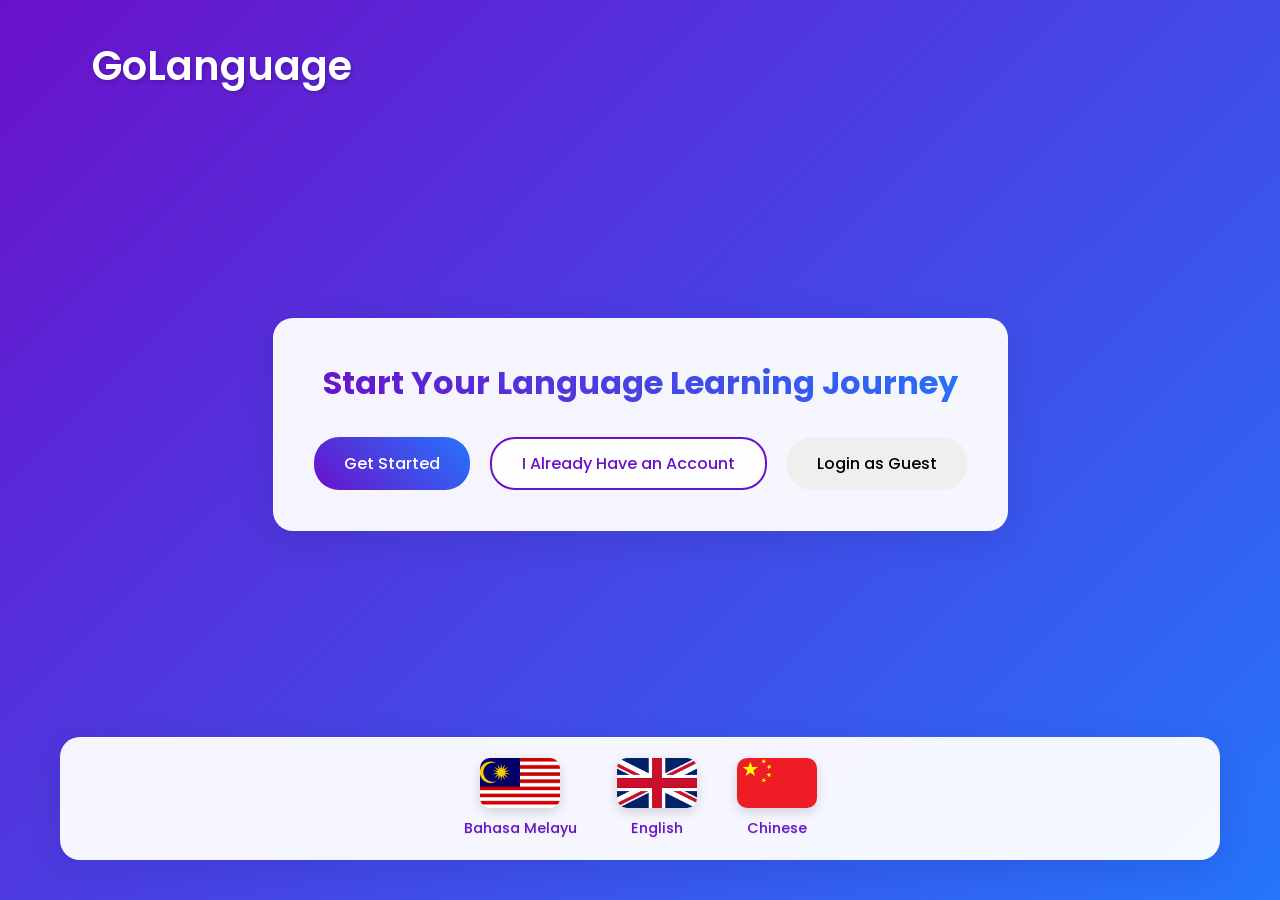
<file: target/classes/static/index.html>
<!DOCTYPE html>
<html lang="en">
<head>
    <meta charset="UTF-8">
    <meta name="viewport" content="width=device-width, initial-scale=1.0">
    <title>GoLanguage - Learn Languages</title>
    <link rel="stylesheet" href="css/style.css">
    <link href="https://fonts.googleapis.com/css2?family=Poppins:wght@400;500;600&display=swap" rel="stylesheet">
</head>
<body>
    <div class="container">
        <header>
            <div class="logo">
                <h1>GoLanguage</h1>
            </div>
           
        </header>

        <main>
            <div class="content">
                <h2>Start Your Language Learning Journey</h2>
                <div class="buttons">
                    <button class="btn primary" onclick="window.location.href='register.html'">Get Started</button>
                    <button class="btn secondary" onclick="window.location.href='login.html'">I Already Have an Account</button>
                    <button class="btn Tertiary" onclick="window.location.href='language-selection.html'">Login as Guest</button>
                </div>
            </div>
        </main>

        <footer>
            <div class="language-flags">
                <div class="flag-container">
                    <img src="images/malaysia_flag.webp" alt="Malaysia Flag" class="flag">
                    <span>Bahasa Melayu</span>
                </div>
                <div class="flag-container">
                    <img src="images/Flag_of_the_United_Kingdom.webp" alt="English Flag" class="flag">
                    <span>English</span>
                </div>
                <div class="flag-container">
                    <img src="images/Flag_of_the_People's_Republic_of_China.webp" alt="China Flag" class="flag">
                    <span>Chinese</span>
                </div>
            </div>
        </footer>
    </div>
    <script>
        localStorage.removeItem('userId');
    </script>
</body>
</html>
</file>
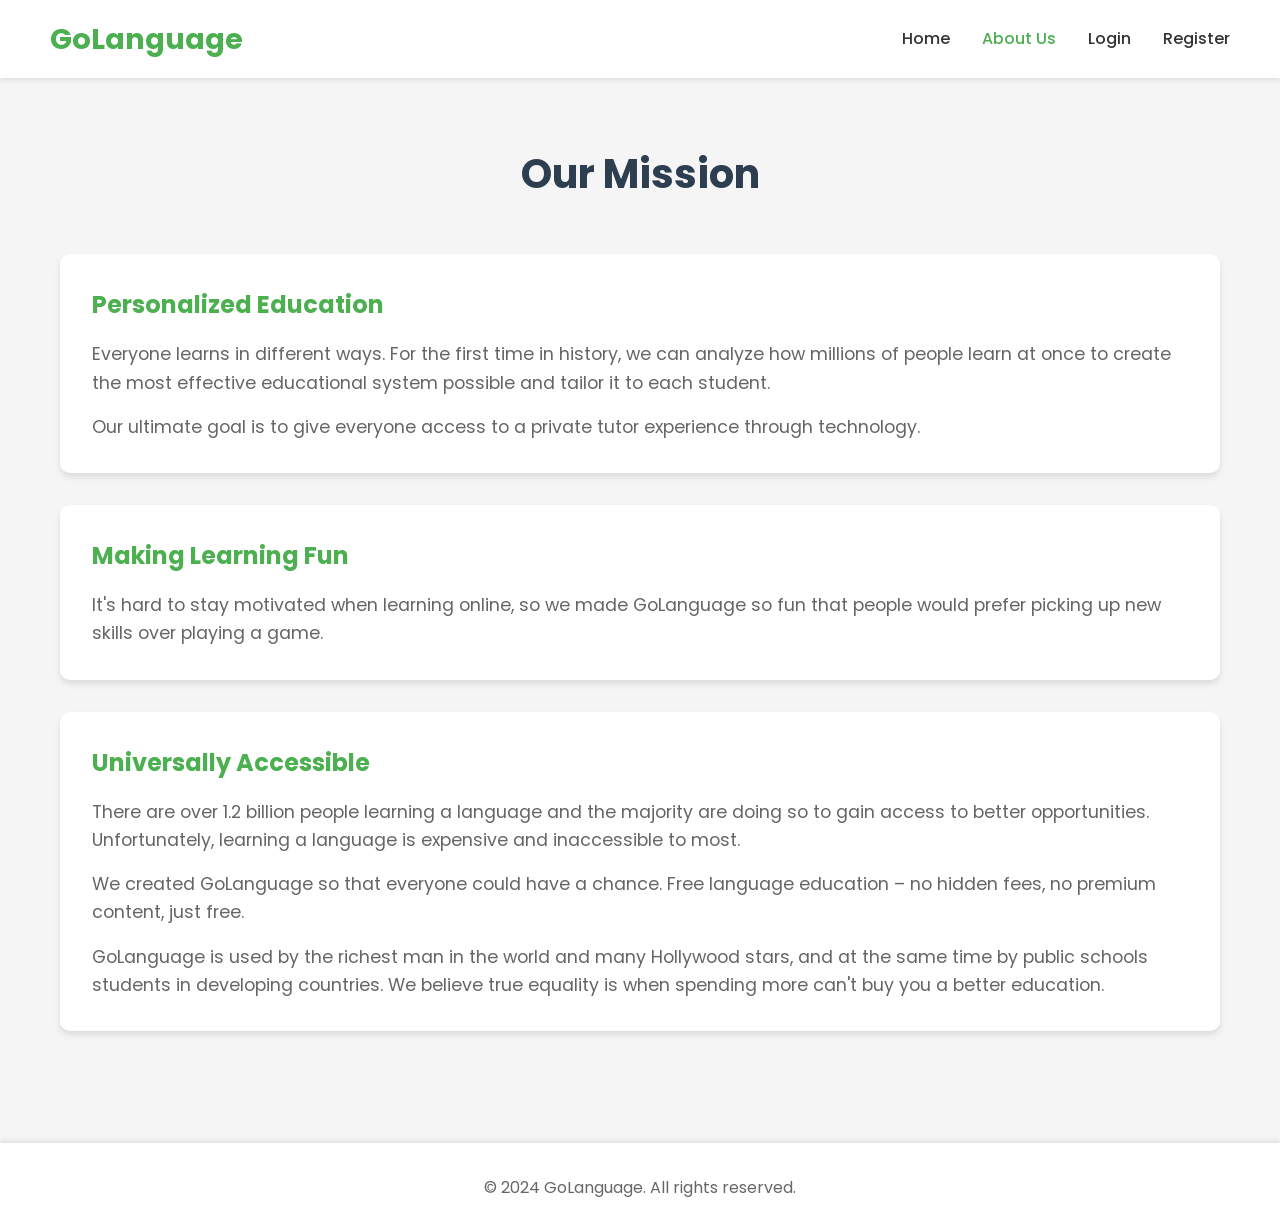
<file: target/classes/static/about-us.html>
<!DOCTYPE html>
<html lang="en">
<head>
    <meta charset="UTF-8">
    <meta name="viewport" content="width=device-width, initial-scale=1.0">
    <title>About Us - GoLanguage</title>
    <link rel="stylesheet" href="css/about-us.css">
    <link href="https://fonts.googleapis.com/css2?family=Poppins:wght@400;500;600&display=swap" rel="stylesheet">
</head>
<body>

    <header>
        <div class="logo">
            <h1>GoLanguage</h1>
        </div>
        <nav>
            <a href="index.html">Home</a>
            <a href="about-us.html" class="active">About Us</a>
            <a href="login.html">Login</a>
            <a href="register.html">Register</a>
        </nav>
    </header>

    <div class="container">
        <main>
            <section class="mission-section">
                <h2>Our Mission</h2>
                
                <div class="mission-card">
                    <h3>Personalized Education</h3>
                    <p>Everyone learns in different ways. For the first time in history, we can analyze how millions of people learn at once to create the most effective educational system possible and tailor it to each student.</p>
                    <p>Our ultimate goal is to give everyone access to a private tutor experience through technology.</p>
                </div>

                <div class="mission-card">
                    <h3>Making Learning Fun</h3>
                    <p>It's hard to stay motivated when learning online, so we made GoLanguage so fun that people would prefer picking up new skills over playing a game.</p>
                </div>

                <div class="mission-card">
                    <h3>Universally Accessible</h3>
                    <p>There are over 1.2 billion people learning a language and the majority are doing so to gain access to better opportunities. Unfortunately, learning a language is expensive and inaccessible to most.</p>
                    <p>We created GoLanguage so that everyone could have a chance. Free language education – no hidden fees, no premium content, just free.</p>
                    <p>GoLanguage is used by the richest man in the world and many Hollywood stars, and at the same time by public schools students in developing countries. We believe true equality is when spending more can't buy you a better education.</p>
                </div>
            </section>
        </main>
    </div>

    <footer>
        <p>&copy; 2024 GoLanguage. All rights reserved.</p>
    </footer>
</body>
</html>
</file>
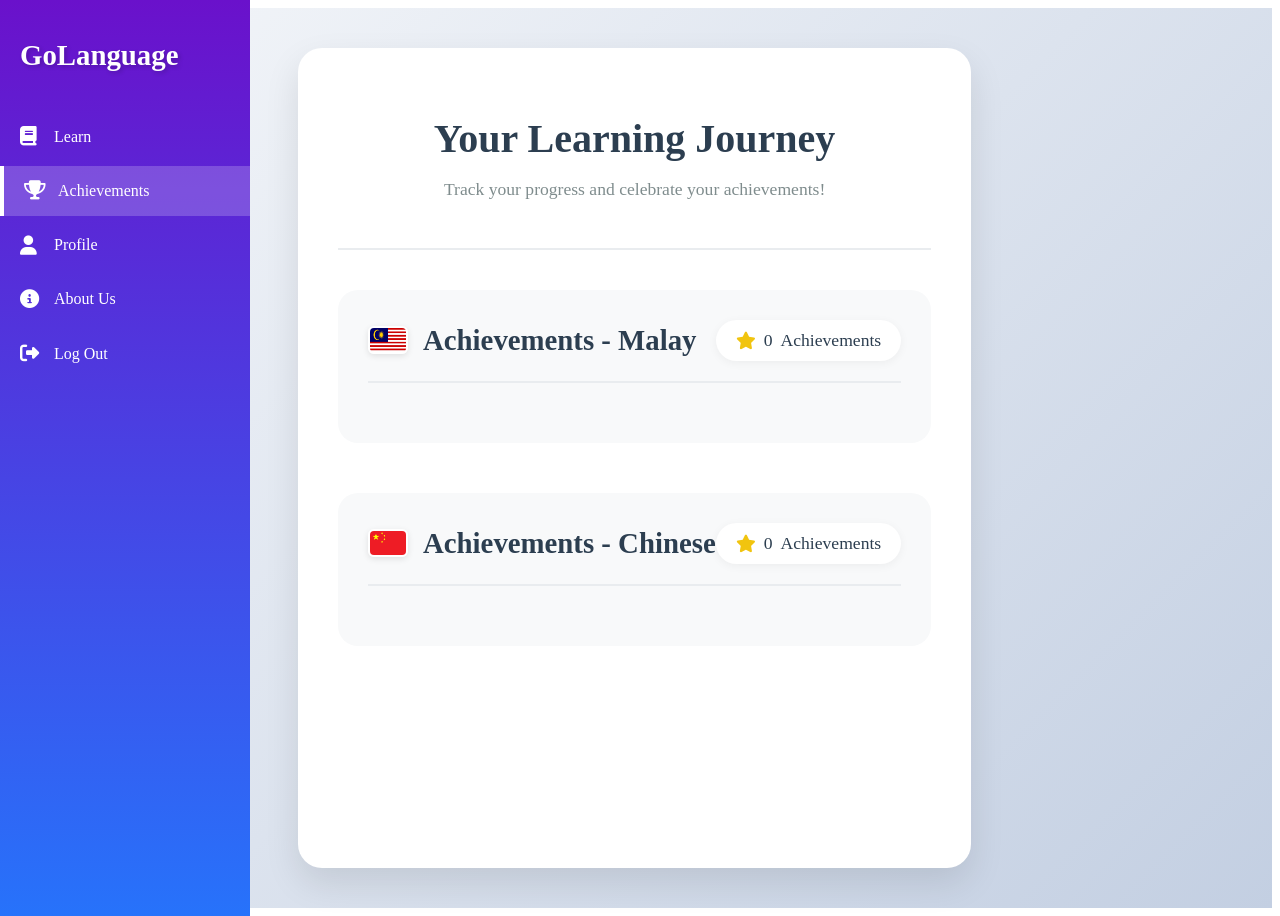
<file: target/classes/static/achievement.html>
<!DOCTYPE html>
<html lang="en">
<head>
    <meta charset="UTF-8">
    <meta name="viewport" content="width=device-width, initial-scale=1.0">
    <meta http-equiv="Cache-Control" content="no-cache, no-store, must-revalidate">
    <meta http-equiv="Pragma" content="no-cache">
    <meta http-equiv="Expires" content="0">
    <title>Achievements - GoLanguage</title>
    <link rel="stylesheet" href="css/main-page.css?v=2">
    <link rel="stylesheet" href="css/achievement.css?v=2">
    <link rel="stylesheet" href="https://cdnjs.cloudflare.com/ajax/libs/font-awesome/6.5.0/css/all.min.css">
</head>
<body>
    <div class="app-container">
        <!-- Sidebar Navigation -->
        <div class="sidebar">
            <div class="logo-container">
                <h1>GoLanguage</h1>
            </div>
            <nav class="nav-menu">
                <ul>
                    <li>
                        <a href="#" id="learnLink"><i class="fas fa-book"></i> <span>Learn</span></a>
                    </li>
                    <li class="active">
                        <a href="#"><i class="fas fa-trophy"></i> <span>Achievements</span></a>
                    </li>
                    <li>
                        <a href="profile.html"><i class="fas fa-user"></i> <span>Profile</span></a>
                    </li>
                    <li>
                        <a href="about-us.html"><i class="fas fa-info-circle"></i> <span>About Us</span></a>
                    </li>
                    <li>
                        <a href="#" id="logoutBtn"><i class="fas fa-sign-out-alt"></i> <span>Log Out</span></a>
                    </li>
                </ul>
            </nav>
        </div>

        <div class="achievement-wrapper">
            <div class="achievement-header">
                <h1>Your Learning Journey</h1>
                <p>Track your progress and celebrate your achievements!</p>
            </div>

            <div class="achievement-section">
                <div class="section-header">
                    <h2>
                        <img src="images/malaysia_flag.webp" alt="Malaysia Flag" class="flag-icon">
                        Achievements - Malay
                    </h2>
                    <div class="achievement-stats">
                        <div class="stat">
                            <i class="fas fa-star"></i>
                            <span id="malay-total">0</span> Achievements
                        </div>
                    </div>
                </div>
                <div id="malay-achievements" class="achievement-list"></div>
            </div>

            <div class="achievement-section">
                <div class="section-header">
                    <h2>
                        <img src="images/Flag_of_the_People's_Republic_of_China.webp" alt="China Flag" class="flag-icon">
                        Achievements - Chinese
                    </h2>
                    <div class="achievement-stats">
                        <div class="stat">
                            <i class="fas fa-star"></i>
                            <span id="chinese-total">0</span> Achievements
                        </div>
                    </div>
                </div>
                <div id="chinese-achievements" class="achievement-list"></div>
            </div>
        </div>
    </div>
    <script>
        const selectedLanguage = localStorage.getItem("selectedLanguage");
        const userId = localStorage.getItem("userId");

        function updateAchievementCount(malayCount, chineseCount) {
            document.getElementById('malay-total').textContent = malayCount;
            document.getElementById('chinese-total').textContent = chineseCount;
        }

        function deleteAchievement(achievementId) {
            if (!confirm('Are you sure you want to delete this achievement?')) {
                return;
            }

            fetch(`http://localhost:8080/api/Achievement/${achievementId}`, {
                method: 'DELETE'
            })
            .then(response => {
                if (response.ok) {
                    // Refresh the achievements list
                    loadAchievements();
                    alert('Achievement deleted successfully!');
                } else {
                    throw new Error('Failed to delete achievement');
                }
            })
            .catch(error => {
                console.error('Error:', error);
                alert('Failed to delete achievement');
            });
        }

        function loadAchievements() {

            if (!userId) {
                alert("User not logged in.");
                // const malayContainer = document.getElementById("malay-achievements");
                // const chineseContainer = document.getElementById("chinese-achievements");

                // Create a placeholder block
                const block = document.createElement("div");
                block.className = "achievement-item";
                block.innerHTML = `
                    <div class="achievement-content">
                        <div class="achievement-text">
                            <div class="achievement-name">Null</div>
                            <div class="achievement-date">--</div>
                        </div>
                        <div class="achievement-status">Not Logged In</div>
                    </div>
                `;

                // if (selectedLanguage === "Malay") {
                //     chineseContainer.parentElement.style.display = "none";
                //     malayContainer.appendChild(block);
                //     malayContainer.parentElement.style.display = "block";
                // } else if (selectedLanguage === "Chinese") {
                //     malayContainer.parentElement.style.display = "none";
                //     chineseContainer.appendChild(block);
                //     chineseContainer.parentElement.style.display = "block";
                // }
                return;
            }

            fetch(`http://localhost:8080/api/Achievement/filterBy/${userId}`)
                .then(response => response.json())
                .then(userAchievements => {
                    const malayContainer = document.getElementById("malay-achievements");
                    const chineseContainer = document.getElementById("chinese-achievements");

                    malayContainer.innerHTML = '';
                    chineseContainer.innerHTML = '';

                    let malayCount = 0;
                    let chineseCount = 0;

                    userAchievements.forEach(item => {
                        const block = document.createElement("div");
                        block.className = "achievement-item";
                        block.innerHTML = `
                            <div class="achievement-content">
                                <div class="achievement-text">
                                    <div class="achievement-name">${item.name}</div>
                                    <div class="achievement-date">
                                        <i class="far fa-calendar-alt"></i>
                                        ${new Date(item.completedTime).toLocaleString()}
                                    </div>
                                </div>
                                <div class="achievement-actions">
                                    <div class="achievement-status">${item.status}</div>
                                    <button class="delete-btn" onclick="deleteAchievement(${item.id})">
                                        <i class="fas fa-trash-alt"></i>
                                    </button>
                                </div>
                            </div>
                        `;

                        if (item.name.toLowerCase().startsWith("malay")) {
                            malayContainer.appendChild(block);
                            malayContainer.parentElement.style.display = "block";
                            malayCount++;
                        } else if (item.name.toLowerCase().startsWith("chinese")) {
                            chineseContainer.appendChild(block);
                            chineseContainer.parentElement.style.display = "block";
                            chineseCount++;
                        }

                    });

                    updateAchievementCount(malayCount, chineseCount);
                })
                .catch(error => {
                    console.error("Failed to load achievements:", error);
                });
        }

        // Initial load
        loadAchievements();

        // Back to Language Selected Page
        document.getElementById('learnLink').addEventListener('click', function (e) {
            e.preventDefault();
            const language = localStorage.getItem('selectedLanguage');
            if (language === 'Chinese') {
                window.location.href = 'chinese.html';
            } else if (language === 'Malay') {
                window.location.href = 'bahasa-melayu.html';
            }
        });

        // Clear localStorage("userId)
        document.getElementById('logoutBtn').addEventListener('click', function (event) {
            event.preventDefault();
            localStorage.removeItem('userId');
            window.location.href = 'index.html';
        });
    </script>
</body>
</html>
</file>
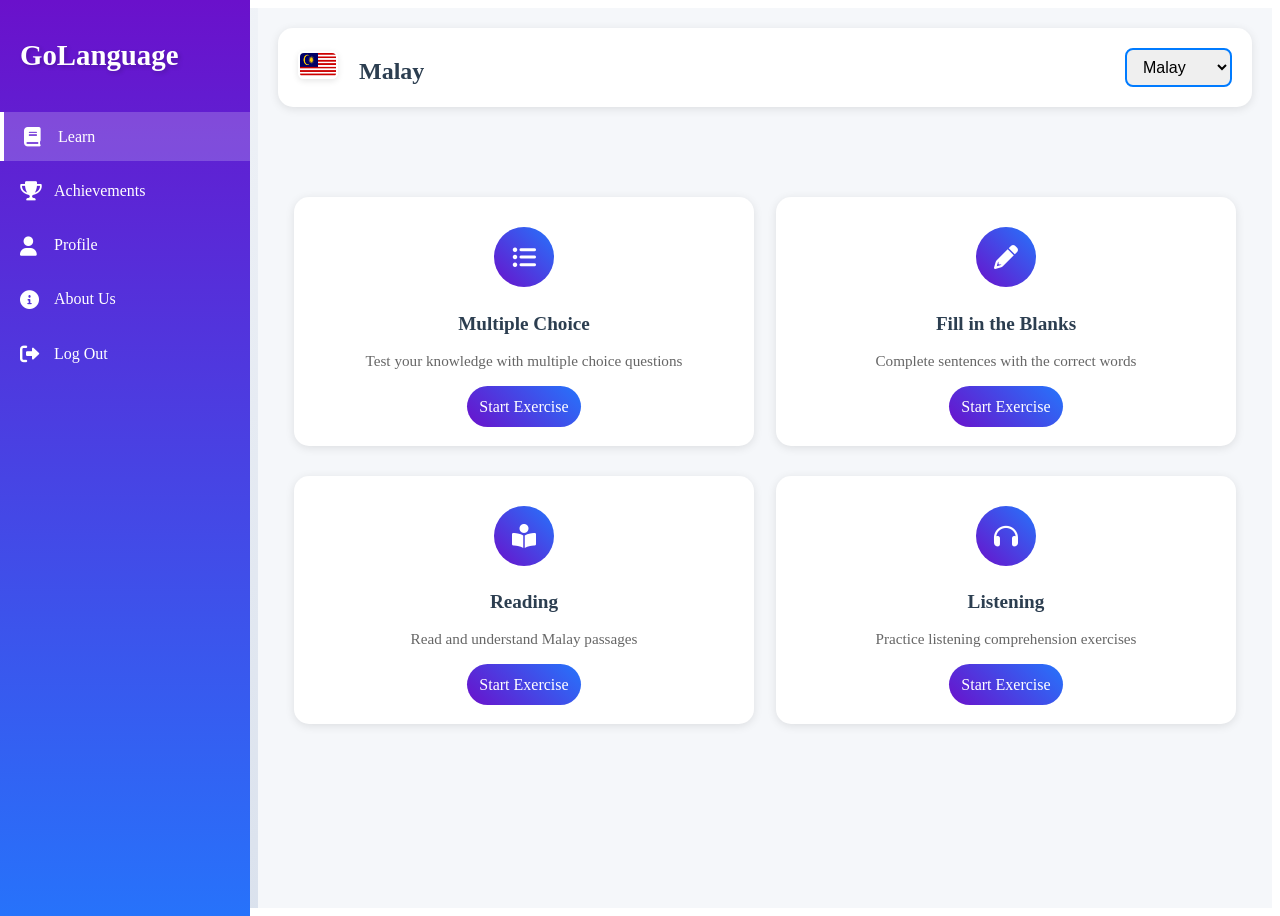
<file: target/classes/static/bahasa-melayu.html>
<!DOCTYPE html>
<html lang="en">
<head>
    <meta charset="UTF-8">
    <meta name="viewport" content="width=device-width, initial-scale=1.0">
    <title>Bahasa Melayu - GoLanguage</title>
    <link rel="stylesheet" href="css/main-page.css">
    <link rel="stylesheet" href="css/achievement.css">
    <link rel="stylesheet" href="https://cdnjs.cloudflare.com/ajax/libs/font-awesome/6.0.0/css/all.min.css">
</head>
<body>
    <div class="app-container">
        <!-- Sidebar Navigation -->
        <div class="sidebar">
            <div class="logo-container">
                <h1>GoLanguage</h1>
            </div>
            <nav class="nav-menu">
                <ul>
                    <li class="active">
                        <a href="#"><i class="fas fa-book"></i> <span>Learn</span></a>
                    </li>
                    <li>
                        <a href="achievement.html"><i class="fas fa-trophy"></i> <span>Achievements</span></a>
                    </li>
                    <li>
                        <a href="profile.html"><i class="fas fa-user"></i> <span>Profile</span></a>
                    </li>
                    <li>
                        <a href="about-us.html"><i class="fas fa-info-circle"></i> <span>About Us</span></a>
                    </li>
                    <li>
                        <a href="#" id="logoutBtn"><i class="fas fa-sign-out-alt"></i> <span>Log Out</span></a>
                    </li>
                </ul>
            </nav>
        </div>

        <!-- Main Content -->
        <div class="main-content">
            <div class="content-header">
                <div class="header-row">
                    <h2>
                        <img src="images/malaysia_flag.webp" alt="Malaysia Flag" class="flag-icon">
                        Malay
                    </h2>
                    <select class="language-switcher" onchange="changeLanguage(this)">
                        <option value="bahasa-melayu.html" selected>Malay</option>
                        <option value="chinese.html" >Chinese</option>
                    </select>
                </div>
            </div>

            <!-- Exercise Types -->
            <div class="exercise-types">
                <div class="exercise-grid">
                    <!-- Multiple Choice -->
                    <div class="exercise-card">
                        <div class="exercise-icon">
                            <i class="fas fa-list-ul"></i>
                        </div>
                        <h4>Multiple Choice</h4>
                        <p>Test your knowledge with multiple choice questions</p>
                        <a href="exercises/malay/multiple-choice.html" class="start-btn">Start Exercise</a>
                    </div>

                    <!-- Fill in the Blanks -->
                    <div class="exercise-card">
                        <div class="exercise-icon">
                            <i class="fas fa-pencil-alt"></i>
                        </div>
                        <h4>Fill in the Blanks</h4>
                        <p>Complete sentences with the correct words</p>
                        <a href="exercises/malay/fill-blanks.html" class="start-btn">Start Exercise</a>
                    </div>

                    <!-- Reading -->
                    <div class="exercise-card">
                        <div class="exercise-icon">
                            <i class="fas fa-book-reader"></i>
                        </div>
                        <h4>Reading</h4>
                        <p>Read and understand Malay passages</p>
                        <a href="exercises/malay/reading.html" class="start-btn">Start Exercise</a>
                    </div>

                    <!-- Listening -->
                    <div class="exercise-card">
                        <div class="exercise-icon">
                            <i class="fas fa-headphones"></i>
                        </div>
                        <h4>Listening</h4>
                        <p>Practice listening comprehension exercises</p>
                        <a href="exercises/malay/listening.html" class="start-btn">Start Exercise</a>
                    </div>
                </div>
            </div>
        </div>
    </div>
    <script>
        function changeLanguage(selectElement) {
            const selectedPage = selectElement.value;

            if (selectedPage !== window.location.pathname.split("/").pop()) {
            window.location.href = selectedPage;
            }
        }

        localStorage.setItem("selectedLanguage", "Malay");

        document.getElementById('logoutBtn').addEventListener('click', function (event) {
            event.preventDefault();
            localStorage.removeItem('userId'); // Clear userId
            window.location.href = 'index.html';
        });
    </script>
</body>
</html>
</file>
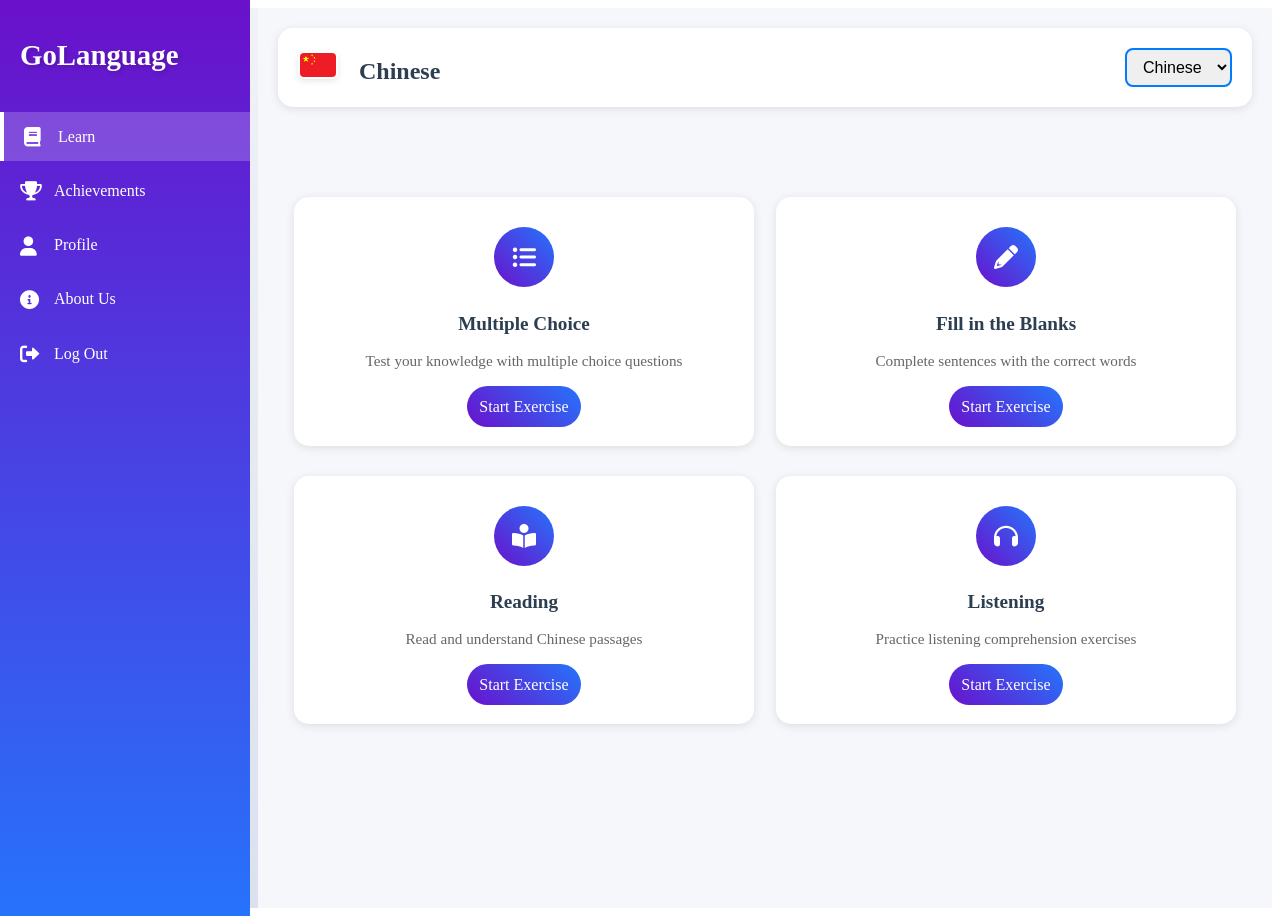
<file: target/classes/static/chinese.html>
<!DOCTYPE html>
<html lang="en">
<head>
    <meta charset="UTF-8">
    <meta name="viewport" content="width=device-width, initial-scale=1.0">
    <title>Chinese - GoLanguage</title>
    <link rel="stylesheet" href="css/main-page.css">
    <link rel="stylesheet" href="css/achievement.css">
    <link rel="stylesheet" href="https://cdnjs.cloudflare.com/ajax/libs/font-awesome/6.0.0/css/all.min.css">
</head>
<body>
    <div class="app-container">
        <!-- Sidebar Navigation -->
        <div class="sidebar">
            <div class="logo-container">
                <h1>GoLanguage</h1>
            </div>
            <nav class="nav-menu">
                <ul>
                    <li class="active">
                        <a href="#"><i class="fas fa-book"></i> <span>Learn</span></a>
                    </li>
                    <li>
                        <a href="achievement.html"><i class="fas fa-trophy"></i> <span>Achievements</span></a>
                    </li>
                    <li>
                        <a href="profile.html"><i class="fas fa-user"></i> <span>Profile</span></a>
                    </li>
                    <li>
                        <a href="about-us.html"><i class="fas fa-info-circle"></i> <span>About Us</span></a>
                    </li>
                    <li>
                        <a href="#"  id="logoutBtn"><i class="fas fa-sign-out-alt"></i> <span>Log Out</span></a>
                    </li>
                </ul>
            </nav>
        </div>

        <!-- Main Content -->
        <div class="main-content">
            <div class="content-header">
                <div class="header-row">
                    <h2>
                        <img src="images/Flag_of_the_People's_Republic_of_China.webp" alt="China Flag" class="flag-icon">
                        Chinese
                    </h2>
                    <select class="language-switcher" onchange="changeLanguage(this)">
                        <option value="bahasa-melayu.html">Malay</option>
                        <option value="chinese.html" selected>Chinese</option>
                    </select>
                </div>
            </div>

            <!-- Exercise Types -->
            <div class="exercise-types">
                <div class="exercise-grid">
                    <!-- Multiple Choice -->
                    <div class="exercise-card">
                        <div class="exercise-icon">
                            <i class="fas fa-list-ul"></i>
                        </div>
                        <h4>Multiple Choice</h4>
                        <p>Test your knowledge with multiple choice questions</p>
                        <a href="exercises/chinese/multiple-choice.html" class="start-btn">Start Exercise</a>
                    </div>

                    <!-- Fill in the Blanks -->
                    <div class="exercise-card">
                        <div class="exercise-icon">
                            <i class="fas fa-pencil-alt"></i>
                        </div>
                        <h4>Fill in the Blanks</h4>
                        <p>Complete sentences with the correct words</p>
                        <a href="exercises/chinese/fill-blanks.html" class="start-btn">Start Exercise</a>
                    </div>

                    <!-- Reading -->
                    <div class="exercise-card">
                        <div class="exercise-icon">
                            <i class="fas fa-book-reader"></i>
                        </div>
                        <h4>Reading</h4>
                        <p>Read and understand Chinese passages</p>
                        <a href="exercises/chinese/reading.html" class="start-btn">Start Exercise</a>
                    </div>

                    <!-- Listening -->
                    <div class="exercise-card">
                        <div class="exercise-icon">
                            <i class="fas fa-headphones"></i>
                        </div>
                        <h4>Listening</h4>
                        <p>Practice listening comprehension exercises</p>
                        <a href="exercises/chinese/listening.html" class="start-btn">Start Exercise</a>
                    </div>
                </div>
            </div>
        </div>
    </div>

    <script>
        function changeLanguage(selectElement) {
            const selectedPage = selectElement.value;

            if (selectedPage !== window.location.pathname.split("/").pop()) {
                window.location.href = selectedPage;
            }
        }

        localStorage.setItem("selectedLanguage", "Chinese");

        document.getElementById('logoutBtn').addEventListener('click', function (event) {
            event.preventDefault();
            localStorage.removeItem('userId'); // Clear userId
            window.location.href = 'index.html';
        });

    </script>

</body>
</html>
</file>
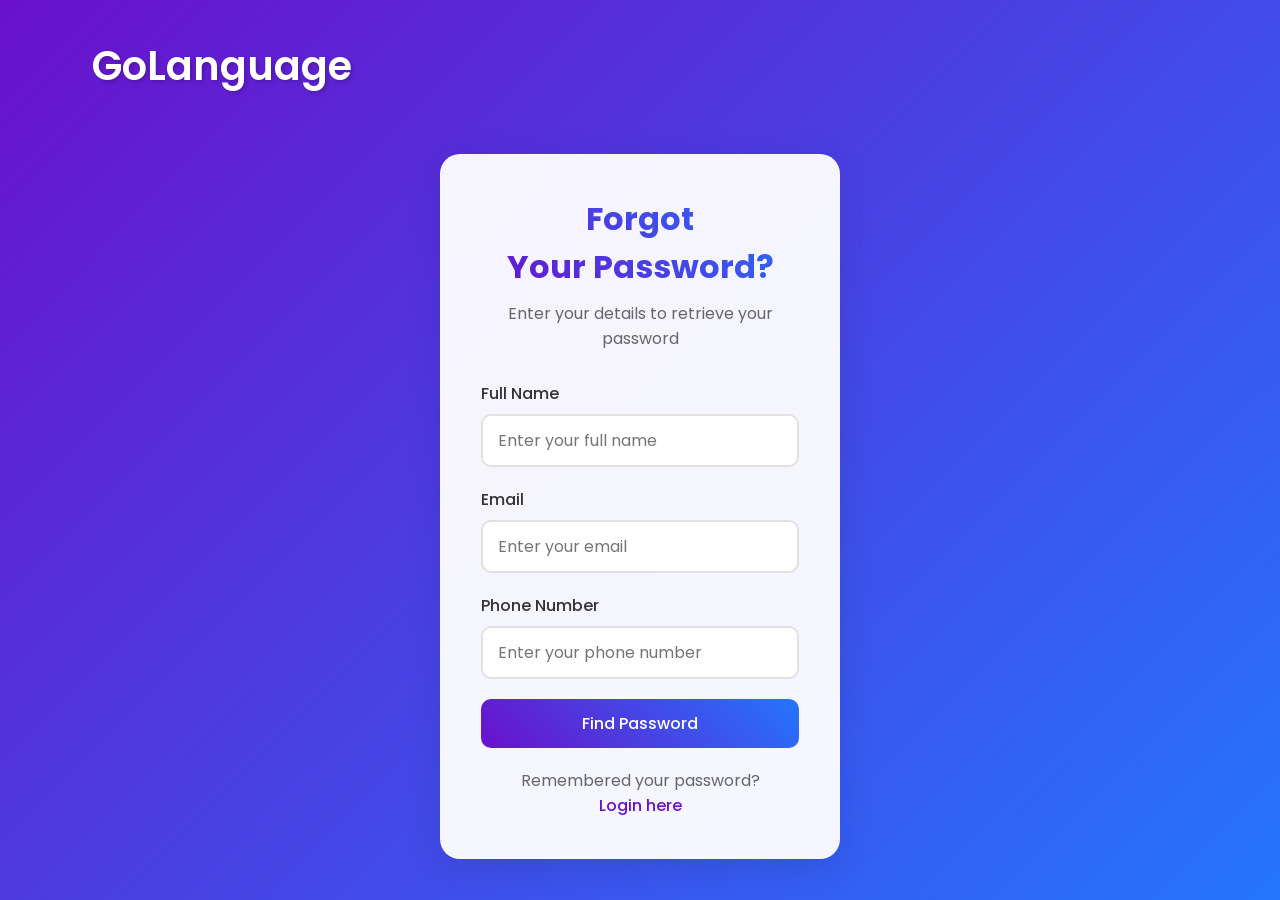
<file: target/classes/static/forgot-password.html>
<!DOCTYPE html>
<html lang="en">
<head>
  <meta charset="UTF-8">
  <title>Forgot Password - GoLanguage</title>
  <link rel="stylesheet" href="css/style.css">
  <link rel="stylesheet" href="css/login.css">
  <link href="https://fonts.googleapis.com/css2?family=Poppins:wght@400;500;600&display=swap" rel="stylesheet">
</head>
<body>
  <div class="container">
    <header>
      <div class="logo">
        <h1>GoLanguage</h1>
      </div>
    </header>

    <main>
      <div class="login-container">
        <div class="login-box">
          <h2>Forgot <br>Your Password?</h2>
          <p class="subtitle">Enter your details to retrieve your password</p>

          <form id="forgotPasswordForm">
            <div class="form-group">
              <label for="name">Full Name</label>
              <input type="text" id="name" name="name" required placeholder="Enter your full name">
            </div>

            <div class="form-group">
              <label for="email">Email</label>
              <input type="email" id="email" name="email" required placeholder="Enter your email">
            </div>

            <div class="form-group">
              <label for="phone">Phone Number</label>
              <input type="tel" id="phone" name="phone" required placeholder="Enter your phone number">
            </div>

            <button type="submit" class="login-btn">Find Password</button>
          </form>

          <div class="register-link">
            Remembered your password? <a href="login.html"><br>Login here</a>
          </div>
        </div>
      </div>
    </main>
  </div>

  <script>
    document.getElementById("forgotPasswordForm").addEventListener("submit", function(event) {
      event.preventDefault();

      const user = {
        name: document.getElementById("name").value,
        email: document.getElementById("email").value,
        phone: document.getElementById("phone").value
      };

      fetch("http://localhost:8080/api/User/forgotPassword", {
        method: "POST",
        headers: {
          "Content-Type": "application/json"
        },
        body: JSON.stringify(user)
      })
              .then(response => {
                if (response.ok) {
                  return response.text();
                } else {
                  throw new Error("User not found or server error");
                }
              })
              .then(message => {
                alert(message); // Shows the password or custom success message
              })
              .catch(error => {
                alert("Error: " + error.message);
              });
    });
  </script>
</body>
</html>
</file>
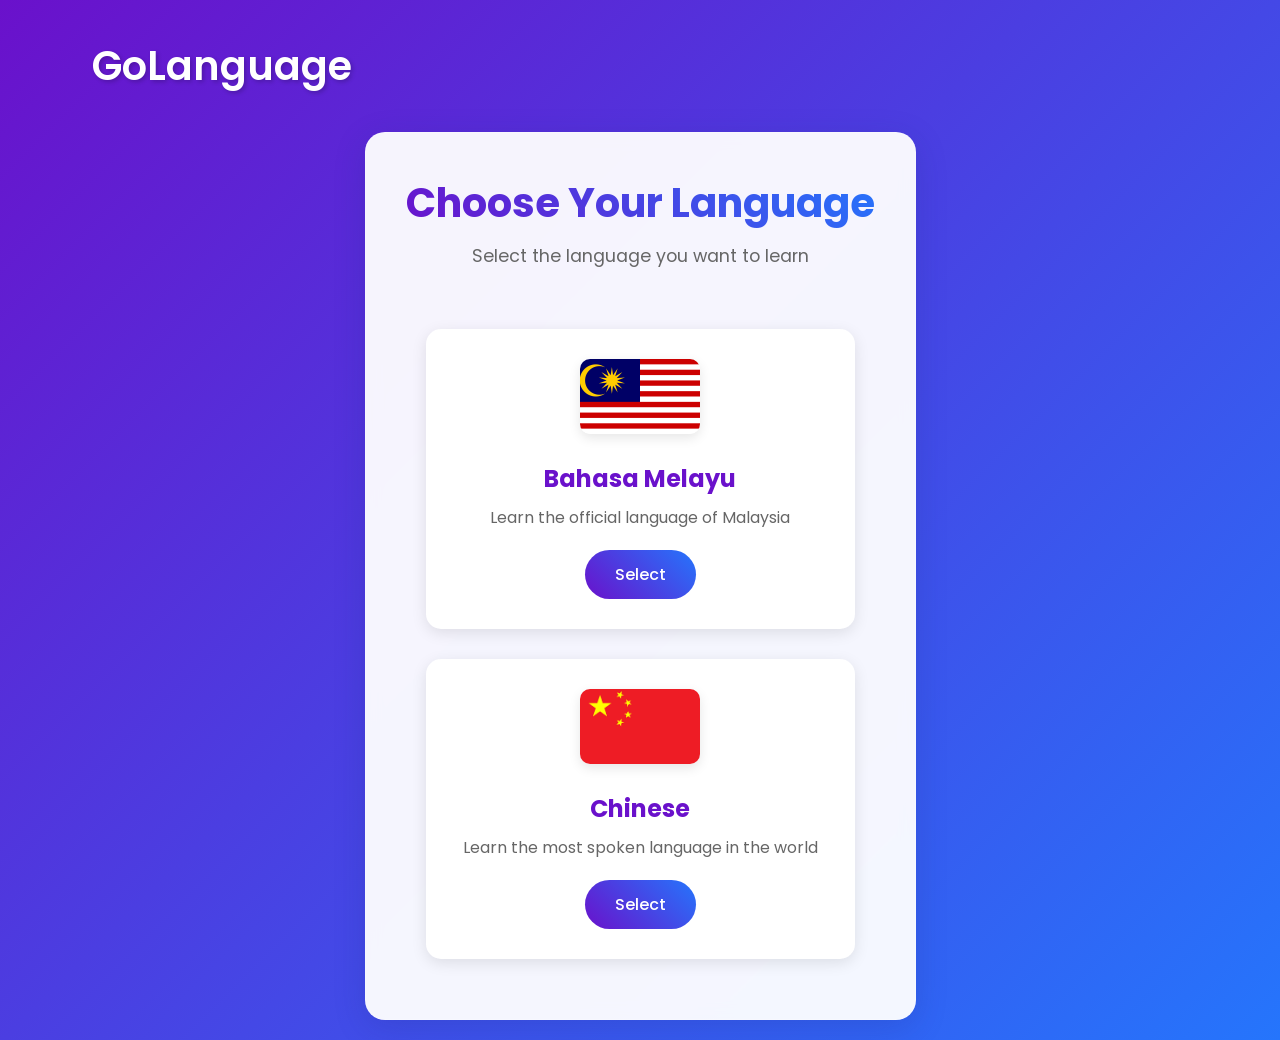
<file: target/classes/static/language-selection.html>
<!DOCTYPE html>
<html lang="en">
<head>
    <meta charset="UTF-8">
    <meta name="viewport" content="width=device-width, initial-scale=1.0">
    <title>Choose Your Language - GoLanguage</title>
    <link rel="stylesheet" href="css/style.css">
    <link rel="stylesheet" href="css/language-selection.css">
    <link href="https://fonts.googleapis.com/css2?family=Poppins:wght@400;500;600&display=swap" rel="stylesheet">
</head>
<body>
    <div class="container">
        <header>
            <div class="logo">
                <h1>GoLanguage</h1>
            </div>
        </header>

        <main>
            <div class="language-selection">
                <h2>Choose Your Language</h2>
                <p class="subtitle">Select the language you want to learn</p>
                
                <div class="language-cards">
                    <div class="language-card" onclick="window.location.href='bahasa-melayu.html'">
                        <div class="card-content">
                            <img src="images/malaysia_flag.webp" alt="Malaysia Flag" class="language-flag">
                            <h3>Bahasa Melayu</h3>
                            <p>Learn the official language of Malaysia</p>
                            <button class="select-btn">Select</button>
                        </div>
                    </div>

                    <div class="language-card" onclick="window.location.href='chinese.html'">
                        <div class="card-content">
                            <img src="images/Flag_of_the_People's_Republic_of_China.webp" alt="China Flag" class="language-flag">
                            <h3>Chinese</h3>
                            <p>Learn the most spoken language in the world</p>
                            <button class="select-btn">Select</button>
                        </div>
                    </div>
                </div>
            </div>
        </main>
    </div>

    <script>
        // No longer needed since we're using direct links
        function selectLanguage(language) {
            window.location.href = language.toLowerCase() + '.html';
        }
    </script>
</body>
</html>
</file>
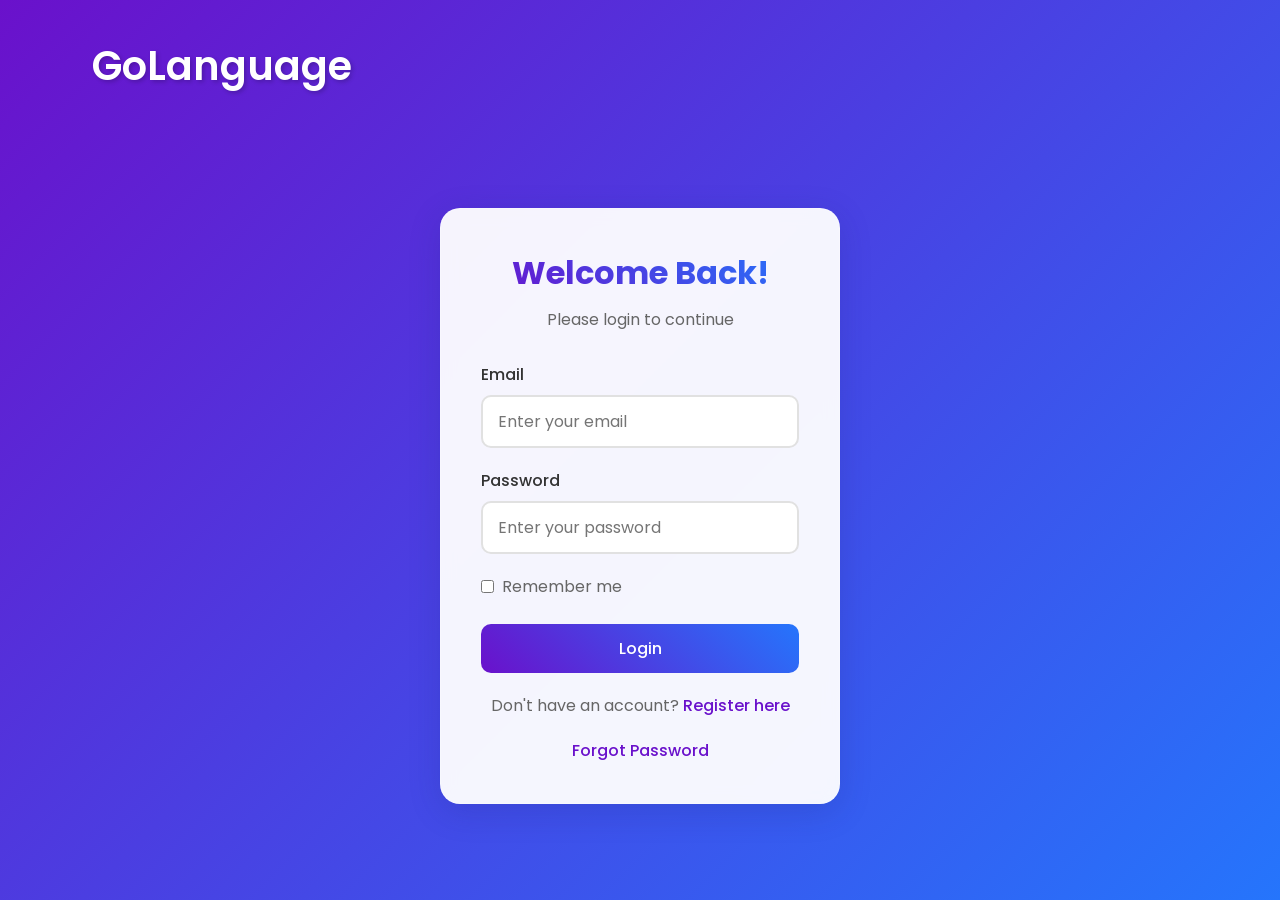
<file: target/classes/static/login.html>
<!DOCTYPE html>
<html lang="en">
<head>
    <meta charset="UTF-8">
    <meta name="viewport" content="width=device-width, initial-scale=1.0">
    <title>Login - GoLanguage</title>
    <link rel="stylesheet" href="css/style.css">
    <link rel="stylesheet" href="css/login.css">
    <link href="https://fonts.googleapis.com/css2?family=Poppins:wght@400;500;600&display=swap" rel="stylesheet">
</head>
<body>
    <div class="container">
        <header>
            <div class="logo">
                <h1>GoLanguage</h1>
            </div>
        </header>

        <main>
            <div class="login-container">
                <div class="login-box">
                    <h2>Welcome Back!</h2>
                    <p class="subtitle">Please login to continue</p>
                    
                    <form id="loginForm" onsubmit="return handleLogin(event)">
                        <div class="form-group">
                            <label for="email">Email</label>
                            <input type="email" id="email" name="email" required 
                                   placeholder="Enter your email">
                        </div>
                        
                        <div class="form-group">
                            <label for="password">Password</label>
                            <input type="password" id="password" name="password" required 
                                   placeholder="Enter your password">
                        </div>
                        
                        <div class="form-options">
                            <label class="remember-me">
                                <input type="checkbox" name="remember">
                                Remember me
                            </label>
                           
                        </div>
                        
                        <button type="submit" class="login-btn">Login</button>
                    </form>
                    
                    <div class="register-link">
                        Don't have an account? <a href="register.html">Register here</a>
                    </div>
                    <div class="forgot-password">
                        <a href="forgot-password.html">Forgot Password</a>
                    </div>
                </div>
            </div>
        </main>
    </div>

    <script>
        window.onload = function () {
            // Autofill saved credentials
            const savedEmail = localStorage.getItem('rememberedEmail');
            const savedPassword = localStorage.getItem('rememberedPassword');

            if (savedEmail && savedPassword) {
                document.getElementById('email').value = savedEmail;
                document.getElementById('password').value = savedPassword;
                document.querySelector('input[name="remember"]').checked = true;
            }
        };

        async function handleLogin(event) {
            event.preventDefault();

            const email = document.getElementById('email').value.trim();
            const password = document.getElementById('password').value.trim();
            const remember = document.querySelector('input[name="remember"]').checked;

            const user = {
                email: email,
                password: password
            };

            try {
                const response = await fetch('http://localhost:8080/api/User/login', {
                    method: 'POST',
                    headers: {
                        'Content-Type': 'application/json'
                    },
                    body: JSON.stringify(user)
                });

                if (response.ok) {

                    const data = await response.json(); // Parse JSON response

                    // Save user ID to localStorage
                    localStorage.setItem('userId', data.id);

                    // Save credentials if "Remember me" is checked
                    if (remember) {
                        localStorage.setItem('rememberedEmail', email);
                        localStorage.setItem('rememberedPassword', password);
                    } else {
                        localStorage.removeItem('rememberedEmail');
                        localStorage.removeItem('rememberedPassword');
                    }
                    alert('Login successful!');
                    window.location.href = 'language-selection.html';
                } else {
                    const errorMessage = await response.text();
                    alert('Login failed: ' + errorMessage);
                }
            } catch (error) {
                alert('Error connecting to server: ' + error.message);
            }

            return false;
        }
    </script>

</body>
</html>
</file>
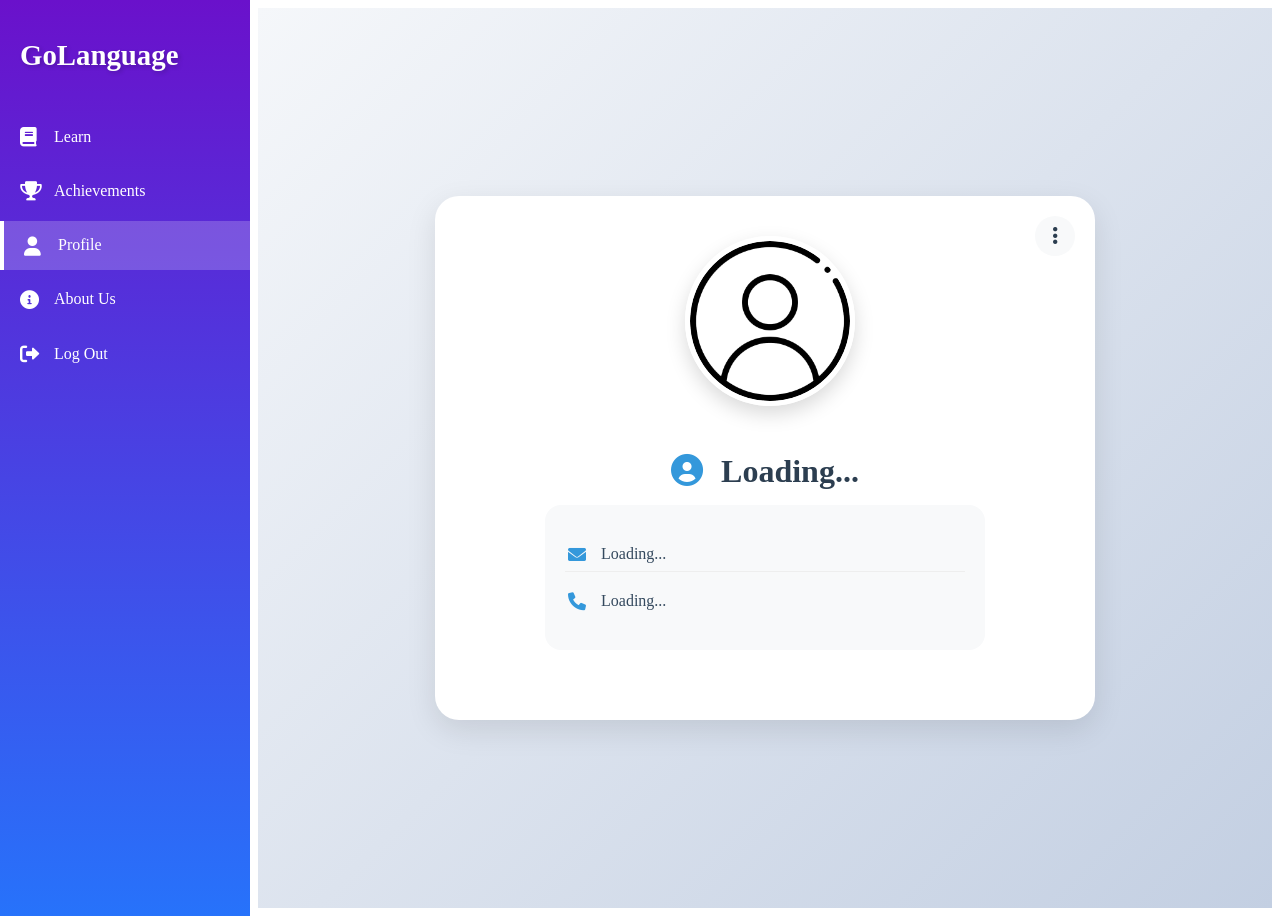
<file: target/classes/static/profile.html>
<!DOCTYPE html>
<html lang="en">
<head>
    <meta charset="UTF-8">
    <meta name="viewport" content="width=device-width, initial-scale=1.0">
    <meta http-equiv="Cache-Control" content="no-cache, no-store, must-revalidate">
    <meta http-equiv="Pragma" content="no-cache">
    <meta http-equiv="Expires" content="0">
    <title>Profile - GoLanguage</title>
    <link rel="stylesheet" href="css/main-page.css?v=1">
    <link rel="stylesheet" href="css/profile.css?v=1">
    <link rel="stylesheet" href="https://cdnjs.cloudflare.com/ajax/libs/font-awesome/6.0.0/css/all.min.css">
</head>
<body>
    <div class="app-container">
        <!-- Sidebar Navigation -->
        <div class="sidebar">
            <div class="logo-container">
                <h1>GoLanguage</h1>
            </div>
            <nav class="nav-menu">
                <ul>
                    <li>
                        <a href="#" id="learnLink"><i class="fas fa-book"></i> <span>Learn</span></a>
                    </li>
                    <li>
                        <a href="achievement.html"><i class="fas fa-trophy"></i> <span>Achievements</span></a>
                    </li>
                    <li class="active">
                        <a href="#"><i class="fas fa-user"></i> <span>Profile</span></a>
                    </li>
                    <li>
                        <a href="about-us.html"><i class="fas fa-info-circle"></i> <span>About Us</span></a>
                    </li>
                    <li>
                        <a href="#" id="logoutBtn"><i class="fas fa-sign-out-alt"></i> <span>Log Out</span></a>
                    </li>
                </ul>
            </nav>
        </div>


        <!-- Main Content -->
        <div class="main-content">
            <div class="profile-card">
                <div class="profile-options">
                    <div class="dropdown">
                        <button class="dropdown-toggle">
                            <i class="fas fa-ellipsis-v"></i>
                        </button>
                        <div class="dropdown-menu">
                            <button onclick="editUser()">Edit Profile</button>
                            <button onclick="changePicture()">Change/Upload Picture</button>
                            <button onclick="removeProfilePicture()">Remove Picture</button>

                            <input type="file" id="profileUploadInput" style="display:none" accept="image/*" onchange="uploadProfilePicture(this)">
                        </div>
                    </div>
                </div>

                <div class="profile-image-top">
                    <img id="profile-pic" src="images/profile.png" alt="Profile Picture">
                </div>

                <div class="profile-header">
                    <div class="profile-name-section">
                        <h2><i class="fas fa-user-circle"></i> <span id="userName">Loading...</span></h2>
                    </div>
                    <div class="profile-details">
                        <p><i class="fas fa-envelope"></i> <span id="userEmail">Loading...</span></p>
                        <p><i class="fas fa-phone"></i> <span id="userPhone">Loading...</span></p>
                    </div>
                </div>

            </div>
        </div>
    </div>
    <script>
        const userId = localStorage.getItem("userId");

        if (!userId) {
            alert("User not logged in");
        } else {
            fetch(`http://localhost:8080/api/User/${userId}`)
                .then(response => response.json())
                .then(user => {
                    document.getElementById("userName").textContent = user.name;
                    document.getElementById("userEmail").textContent = user.email;
                    document.getElementById("userPhone").textContent = user.phone;
                })
                .catch(error => {
                    console.error("Error fetching user data:", error);
                });

            fetch(`http://localhost:8080/api/User/${userId}/profile-picture`)
                .then(res => {
                    if (res.ok) return res.blob();
                })
                .then(blob => {
                    if (blob) {
                        document.getElementById("profile-pic").src = URL.createObjectURL(blob);
                    }
                });
        }

        document.querySelector('.dropdown-toggle').addEventListener('click', function (e) {
            e.stopPropagation(); // prevent closing on immediate click
            document.querySelector('.dropdown').classList.toggle('active');
        });

        // Close dropdown when clicking outside
        window.addEventListener('click', function () {
            document.querySelector('.dropdown').classList.remove('active');
        });

        function editUser() {
            const userId = localStorage.getItem("userId");
            if (!userId) {
                alert("User not logged in");
                return;
            }

            const currentName = document.getElementById("userName").textContent;
            const currentEmail = document.getElementById("userEmail").textContent;
            const currentPhone = document.getElementById("userPhone").textContent;

            const newName = prompt("Enter new name:", currentName);
            const newEmail = prompt("Enter new email:", currentEmail);
            const newPhone = prompt("Enter new phone number:", currentPhone);
            const newPassword = prompt("Enter password:", );

            const updatedUser = { name: newName, email: newEmail, phone: newPhone, password: newPassword };

            fetch(`http://localhost:8080/api/User/${userId}`, {
                method: "PUT",
                headers: { "Content-Type": "application/json" },
                body: JSON.stringify(updatedUser)
            })
                .then(res => {
                    if (!res.ok) throw new Error("Failed to update user");
                    return res.json();
                })
                .then(updated => {
                    document.getElementById("userName").textContent = updated.name;
                    document.getElementById("userEmail").textContent = updated.email;
                    document.getElementById("userPhone").textContent = updated.phone;
                    alert("User information updated successfully.");
                })
                .catch(err => {
                    console.error("Update error:", err);
                    alert("Failed to update user.");
                });
        }


        function changePicture() {
            document.getElementById('profileUploadInput').click();
        }

        function uploadProfilePicture(input) {
            const userId = localStorage.getItem("userId");
            const file = input.files[0];
            if (!file) return;

            const formData = new FormData();
            formData.append("image", file);

            fetch(`http://localhost:8080/api/User/${userId}/upload-picture`, {
                method: "POST",
                body: formData
            })
                .then(response => {
                    if (!response.ok) throw new Error("Failed to upload image");
                    // Now fetch the updated profile picture as blob
                    return fetch(`http://localhost:8080/api/User/${userId}/profile-picture`);
                })
                .then(response => {
                    if (!response.ok) throw new Error("Failed to fetch image");
                    return response.blob();
                })
                .then(blob => {
                    const imgUrl = URL.createObjectURL(blob);
                    document.getElementById("profile-pic").src = imgUrl;
                })
                .catch(error => {
                    console.error("Upload error:", error);
                    alert("Failed to upload picture.");
                });
        }


        function removeProfilePicture() {
            const userId = localStorage.getItem("userId");
            if (!userId) return;

            fetch(`http://localhost:8080/api/User/${userId}/profile-picture`, {
                method: "DELETE"
            })
                .then(response => {
                    if (!response.ok) throw new Error("Failed to remove picture");
                    // Set default profile picture in UI
                    document.getElementById("profile-pic").src = "images/profile.png"; // Default fallback image
                    alert("Profile picture removed.");
                })
                .catch(error => {
                    console.error("Error removing picture:", error);
                    alert("Error removing picture");
                });
        }

        // Back to Language Selected Page
        document.getElementById('learnLink').addEventListener('click', function (e) {
            e.preventDefault(); // prevent default link behavior

            const language = localStorage.getItem('selectedLanguage');

            if (language === 'Chinese') {
                window.location.href = 'chinese.html';
            } else if (language === 'Malay') {
                window.location.href = 'bahasa-melayu.html';
            }
        });
        // Clear localStorage("userId)
        document.getElementById('logoutBtn').addEventListener('click', function (event) {
            event.preventDefault();
            localStorage.removeItem('userId');
            window.location.href = 'index.html';
        });
    </script>
</body>
</html>
</file>
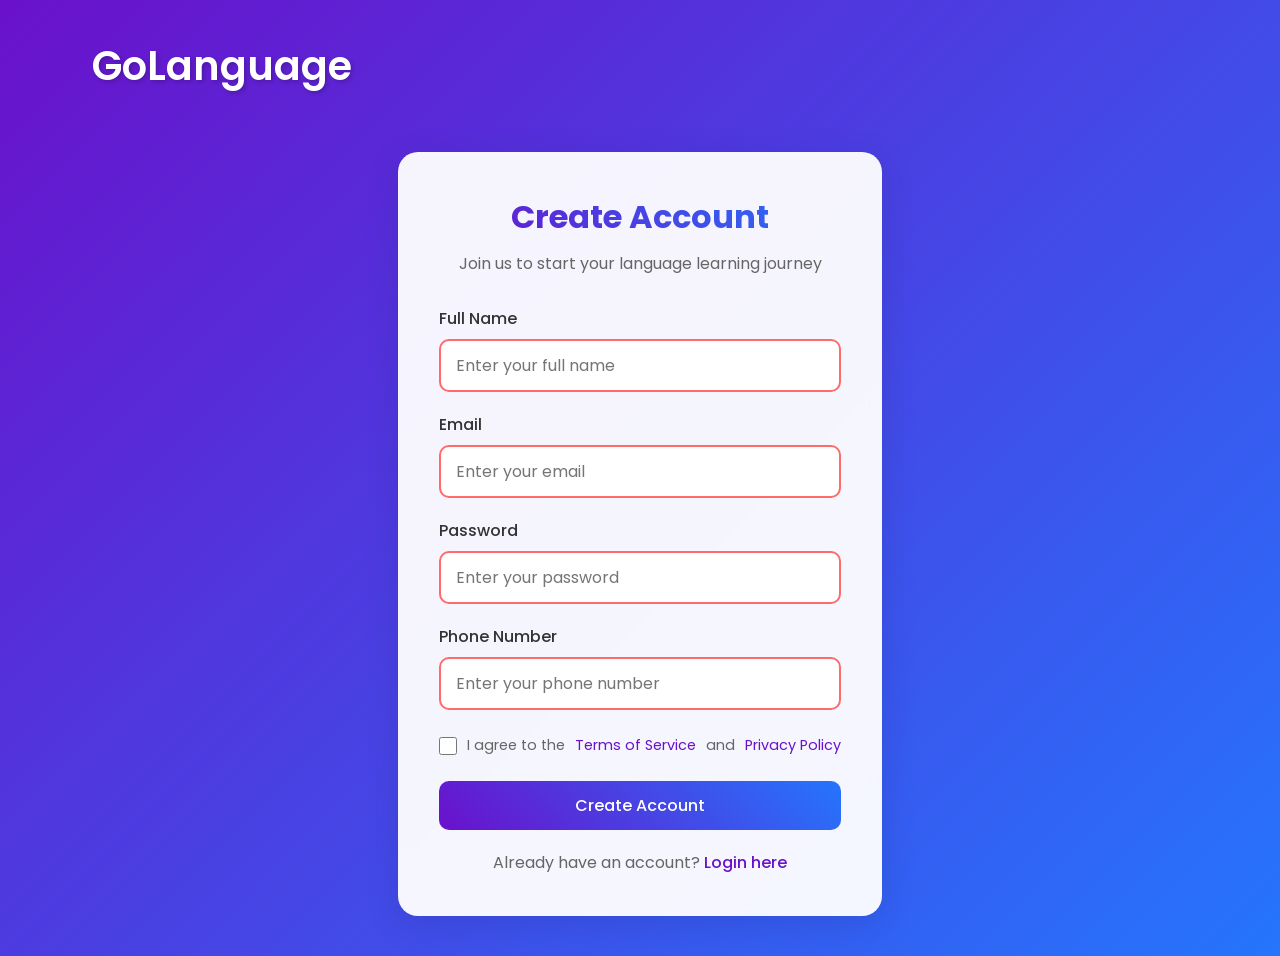
<file: target/classes/static/register.html>
<!DOCTYPE html>
<html lang="en">
<head>
    <meta charset="UTF-8">
    <meta name="viewport" content="width=device-width, initial-scale=1.0">
    <title>Register - GoLanguage</title>
    <link rel="stylesheet" href="css/style.css">
    <link rel="stylesheet" href="css/register.css">
    <link href="https://fonts.googleapis.com/css2?family=Poppins:wght@400;500;600&display=swap" rel="stylesheet">
</head>
<body>
    <div class="container">
        <header>
            <div class="logo">
                <h1>GoLanguage</h1>
            </div>
        </header>

        <main>
            <div class="register-container">
                <div class="register-box">
                    <h2>Create Account</h2>
                    <p class="subtitle">Join us to start your language learning journey</p>
                    
                    <form id="registerForm" onsubmit="return handleRegister(event)">
                        <div class="form-group">
                            <label for="name">Full Name</label>
                            <input type="text" id="name" name="name" required 
                                   placeholder="Enter your full name">
                        </div>

                        <div class="form-group">
                            <label for="email">Email</label>
                            <input type="email" id="email" name="email" required 
                                   placeholder="Enter your email">
                        </div>
                        
                        <div class="form-group">
                            <label for="password">Password</label>
                            <input type="password" id="password" name="password" required 
                                   placeholder="Enter your password"
                                   title="Please enter password">
                        </div>

                        <div class="form-group">
                            <label for="phone">Phone Number</label>
                            <input type="tel" id="phone" name="phone" required 
                                   placeholder="Enter your phone number"
                                   pattern="[0-9]+"
                                   title="Please enter numbers only">
                        </div>
                        
                        <div class="terms">
                            <label class="checkbox-container">
                                <input type="checkbox" required>
                                I agree to the <a href="#">Terms of Service</a> and <a href="#">Privacy Policy</a>
                            </label>
                        </div>
                        
                        <button type="submit" class="register-btn">Create Account</button>
                    </form>
                    
                    <div class="login-link">
                        Already have an account? <a href="login.html">Login here</a>
                    </div>
                </div>
            </div>
        </main>
    </div>

    <script>
        async function handleRegister(event) {
            event.preventDefault();

            const name = document.getElementById('name').value.trim();
            const email = document.getElementById('email').value.trim();
            const password = document.getElementById('password').value.trim();
            const phone = document.getElementById('phone').value.trim();

            // Create a user object to send to the backend
            const user = {
                name: name,
                email: email,
                password: password,
                phone: phone
            };

            try {
                const response = await fetch('http://localhost:8080/api/User/register', {
                    method: 'POST',
                    headers: {
                        'Content-Type': 'application/json'
                    },
                    body: JSON.stringify(user)
                });

                if (response.ok) {
                    alert('Registration successful! Please login to continue.');
                    window.location.href = 'login.html';
                } else {
                    const error = await response.text();
                    alert('Registration failed: ' + error);
                }
            } catch (error) {
                alert('Error connecting to the server: ' + error.message);
            }

            return false;
        }
        // Only allow numbers in phone fields
        document.getElementById('phone').addEventListener('input', function(e) {
            this.value = this.value.replace(/[^0-9]/g, '');
        });
    </script>
</body>
</html>
</file>
<file: target/classes/static/css/style.css>
* {
    margin: 0;
    padding: 0;
    box-sizing: border-box;
    font-family: 'Poppins', sans-serif;
}

body {
    background: linear-gradient(135deg, #6a11cb 0%, #2575fc 100%);
    min-height: 100vh;
}

.container {
    max-width: 1200px;
    margin: 0 auto;
    padding: 20px;
    min-height: 100vh;
    display: flex;
    flex-direction: column;
}

header {
    display: flex;
    justify-content: space-between;
    align-items: center;
    padding: 1rem 2rem;
    background: transparent;
    margin-bottom: 20px;
}

.logo h1 {
    color: #ffffff;
    font-size: 2.5rem;
    font-weight: 600;
    text-shadow: 2px 2px 4px rgba(0, 0, 0, 0.2);
}

nav {
    display: flex;
    gap: 2rem;
}

nav a {
    text-decoration: none;
    color: #ffffff;
    font-weight: 500;
    transition: color 0.3s ease;
}

nav a:hover {
    color: #e0e0e0;
}

nav a.active {
    color: #ffffff;
    border-bottom: 2px solid #ffffff;
}

main {
    flex: 1;
    display: flex;
    align-items: center;
    justify-content: center;
}

.content {
    text-align: center;
    padding: 40px;
    background: rgba(255, 255, 255, 0.95);
    border-radius: 20px;
    box-shadow: 0 8px 32px rgba(31, 38, 135, 0.2);
    backdrop-filter: blur(8px);
    border: 1px solid rgba(255, 255, 255, 0.18);
}

.content h2 {
    color: #2c3e50;
    margin-bottom: 30px;
    font-size: 2rem;
    background: linear-gradient(45deg, #6a11cb, #2575fc);
    -webkit-background-clip: text;
    -webkit-text-fill-color: transparent;
    text-shadow: none;
}

.buttons {
    display: flex;
    gap: 20px;
    justify-content: center;
}

.btn {
    padding: 12px 30px;
    border: none;
    border-radius: 25px;
    font-size: 1rem;
    font-weight: 500;
    cursor: pointer;
    transition: all 0.3s ease;
}

.btn:hover {
    transform: translateY(-2px);
    box-shadow: 0 5px 15px rgba(0, 0, 0, 0.2);
}

.primary {
    background: linear-gradient(45deg, #6a11cb, #2575fc);
    color: white;
}

.primary:hover {
    background: linear-gradient(45deg, #2575fc, #6a11cb);
}

.secondary {
    background: rgba(255, 255, 255, 0.9);
    color: #6a11cb;
    border: 2px solid #6a11cb;
}

.secondary:hover {
    background: rgba(106, 17, 203, 0.1);
}

footer {
    padding: 20px 0;
}

.language-flags {
    display: flex;
    justify-content: center;
    gap: 40px;
    padding: 20px;
    background: rgba(255, 255, 255, 0.95);
    border-radius: 20px;
    box-shadow: 0 8px 32px rgba(31, 38, 135, 0.2);
    backdrop-filter: blur(8px);
    border: 1px solid rgba(255, 255, 255, 0.18);
}

.flag-container {
    display: flex;
    flex-direction: column;
    align-items: center;
    gap: 10px;
    transition: transform 0.3s ease;
}

.flag-container:hover {
    transform: translateY(-5px);
}

.flag {
    width: 80px;
    height: 50px;
    object-fit: cover;
    border-radius: 10px;
    box-shadow: 0 4px 12px rgba(0, 0, 0, 0.15);
    transition: all 0.3s ease;
}

.flag:hover {
    box-shadow: 0 6px 16px rgba(0, 0, 0, 0.2);
}

.flag-container span {
    color: #6a11cb;
    font-size: 0.9rem;
    font-weight: 500;
    text-shadow: 0 1px 2px rgba(0, 0, 0, 0.1);
}
</file>
<file: target/classes/static/css/about-us.css>
* {
    margin: 0;
    padding: 0;
    box-sizing: border-box;
    font-family: 'Poppins', sans-serif;
}

body {
    background-color: #f5f5f5;
    color: #333;
    line-height: 1.6;
}

.container {
    max-width: 1200px;
    margin: 0 auto;
    padding: 0 20px;
}

header {

    background-color: #fff;
    padding: 1rem 0;
    box-shadow: 0 2px 5px rgba(0,0,0,0.1);
    display: flex;
    justify-content: space-between;
    align-items: center;
    margin-bottom: 2rem;
}

.logo h1 {
    padding-left:50px;
    color: #4CAF50;
    font-size: 1.8rem;
}

nav {
    padding-right: 50px;
    display: flex;
    gap: 2rem;
}

nav a {
    text-decoration: none;
    color: #333;
    font-weight: 500;
    transition: color 0.3s ease;
}

nav a:hover {
    color: #4CAF50;
}

nav a.active {
    color: #4CAF50;
}

.mission-section {
    padding: 2rem 0;
}

.mission-section h2 {
    text-align: center;
    color: #2c3e50;
    font-size: 2.5rem;
    margin-bottom: 3rem;
}

.mission-card {
    background-color: #fff;
    border-radius: 10px;
    padding: 2rem;
    margin-bottom: 2rem;
    box-shadow: 0 4px 6px rgba(0,0,0,0.1);
    transition: transform 0.3s ease;
}

.mission-card:hover {
    transform: translateY(-5px);
}

.mission-card h3 {
    color: #4CAF50;
    font-size: 1.5rem;
    margin-bottom: 1rem;
}

.mission-card p {
    color: #666;
    margin-bottom: 1rem;
    font-size: 1.1rem;
}

.mission-card p:last-child {
    margin-bottom: 0;
}

footer {
    text-align: center;
    padding: 2rem 0;
    background-color: #fff;
    margin-top: 3rem;
    box-shadow: 0 -2px 5px rgba(0,0,0,0.1);
}

footer p {
    color: #666;
}

@media (max-width: 768px) {
    header {
        flex-direction: column;
        text-align: center;
        gap: 1rem;
    }

    nav {
        flex-direction: column;
        gap: 1rem;
    }

    .mission-section h2 {
        font-size: 2rem;
    }

    .mission-card {
        padding: 1.5rem;
    }
}
</file>
<file: target/classes/static/css/main-page.css>
.app-container {
    display: flex;
    min-height: 100vh;
}

/* Sidebar Styles */
.sidebar {
    width: 250px;
    background: linear-gradient(180deg, #6a11cb 0%, #2575fc 100%);
    color: white;
    padding: 20px 0;
    position: fixed;
    height: 100vh;
    left: 0;
    top: 0;
}

.logo-container {
    padding: 0 20px;
    margin-bottom: 40px;
}

.logo-container h1 {
    font-size: 1.8rem;
    font-weight: 600;
    text-shadow: 2px 2px 4px rgba(0, 0, 0, 0.2);
}

.nav-menu ul {
    list-style: none;
    padding: 0;
    margin: 0;
}

.nav-menu li {
    margin-bottom: 5px;
}

.nav-menu a {
    display: flex;
    align-items: center;
    padding: 15px 20px;
    color: white;
    text-decoration: none;
    transition: all 0.3s ease;
}

.nav-menu a:hover {
    background: rgba(255, 255, 255, 0.1);
}

.nav-menu li.active a {
    background: rgba(255, 255, 255, 0.2);
    border-left: 4px solid white;
}

.nav-menu i {
    width: 24px;
    margin-right: 10px;
    font-size: 1.2rem;
}

/* Main Content Styles */
.main-content {
    flex: 1;
    margin-left: 250px;
    padding: 20px;
    background: #f5f7fa;
}

.content-header .header-row{
    display: flex;
    justify-content: space-between;
    align-items: center;
    margin-bottom: 30px;
    padding: 20px;
    background: white;
    border-radius: 15px;
    box-shadow: 0 2px 10px rgba(0, 0, 0, 0.1);
}

.content-header h2 {
    color: #2c3e50;
    margin: 0;
}

.user-info {
    display: flex;
    align-items: center;
    gap: 15px;
}

.user-name {
    color: #2c3e50;
    font-weight: 500;
}

.avatar {
    width: 40px;
    height: 40px;
    border-radius: 50%;
    object-fit: cover;
}

.welcome-section {
    background: white;
    padding: 30px;
    border-radius: 15px;
    margin-bottom: 30px;
    box-shadow: 0 2px 10px rgba(0, 0, 0, 0.1);
}

.welcome-section h3 {
    color: #2c3e50;
    margin-bottom: 10px;
}

.welcome-section p {
    color: #666;
    margin: 0;
}

.course-grid {
    display: grid;
    grid-template-columns: repeat(auto-fit, minmax(300px, 1fr));
    gap: 20px;
    padding: 20px 0;
}

.course-card {
    background: white;
    padding: 30px;
    border-radius: 15px;
    text-align: center;
    box-shadow: 0 2px 10px rgba(0, 0, 0, 0.1);
    transition: transform 0.3s ease;
}

.course-card:hover {
    transform: translateY(-5px);
}

.course-icon {
    width: 60px;
    height: 60px;
    background: linear-gradient(45deg, #6a11cb, #2575fc);
    border-radius: 50%;
    display: flex;
    align-items: center;
    justify-content: center;
    margin: 0 auto 20px;
}

.course-icon i {
    font-size: 24px;
    color: white;
}

.course-card h4 {
    color: #2c3e50;
    margin-bottom: 10px;
}

.course-card p {
    color: #666;
    margin-bottom: 20px;
}

.start-btn {
    text-decoration: none;
    background: linear-gradient(45deg, #6a11cb, #2575fc);
    color: white;
    border: none;
    padding: 10px 25px;
    border-radius: 25px;
    font-size: 0.9rem;
    cursor: pointer;
    transition: all 0.3s ease;
}

.start-btn:hover {
    transform: scale(1.05);
    box-shadow: 0 5px 15px rgba(106, 17, 203, 0.3);
}

/* Exercise Types Styles */
.exercise-types {
    padding: 40px 0;
    max-width: 1200px;
    margin: 0 auto;
}

.exercise-types h3 {
    color: #2c3e50;
    margin-bottom: 30px;
    text-align: center;
    font-size: 1.8rem;
}

.exercise-grid {
    display: grid;
    grid-template-columns: repeat(2, 1fr);
    gap: 30px;
    padding: 20px;
    justify-items: center;
}

.exercise-card {
    background: white;
    padding: 30px;
    border-radius: 15px;
    box-shadow: 0 2px 10px rgba(0, 0, 0, 0.1);
    transition: transform 0.3s ease;
    width: 100%;
    max-width: 400px;
    text-align: center;
}

.exercise-card:hover {
    transform: translateY(-5px);
    box-shadow: 0 5px 15px rgba(0, 0, 0, 0.2);
}

.exercise-icon {
    width: 60px;
    height: 60px;
    background: linear-gradient(45deg, #6a11cb, #2575fc);
    border-radius: 50%;
    display: flex;
    align-items: center;
    justify-content: center;
    margin: 0 auto 20px;
}

.exercise-icon i {
    font-size: 24px;
    color: white;
}

.exercise-card h4 {
    color: #2c3e50;
    margin-bottom: 15px;
    font-size: 1.2rem;
}

.exercise-card p {
    color: #666;
    margin-bottom: 25px;
    font-size: 0.95rem;
    line-height: 1.5;
}

.start-btn {
    width: 100%;
    padding: 12px;
    background: linear-gradient(45deg, #6a11cb, #2575fc);
    color: white;
    border: none;
    border-radius: 25px;
    font-size: 1rem;
    cursor: pointer;
    transition: all 0.3s ease;
}

.start-btn:hover {
    transform: scale(1.02);
    box-shadow: 0 5px 15px rgba(106, 17, 203, 0.3);
}

/* Exercise Preview Styles */
.exercise-preview {
    background: #f8f9fa;
    border-radius: 10px;
    padding: 15px;
    margin-bottom: 20px;
}

.preview-question {
    font-size: 0.9rem;
}

.preview-question p {
    color: #2c3e50;
    margin-bottom: 10px;
    text-align: left;
}

/* Multiple Choice Styles */
.options {
    display: flex;
    flex-direction: column;
    gap: 8px;
}

.options label {
    display: flex;
    align-items: center;
    gap: 8px;
    color: #666;
    cursor: pointer;
}

.options input[type="radio"] {
    accent-color: #6a11cb;
}

/* Fill in the Blanks Styles */
.blank-input input {
    width: 100%;
    padding: 8px;
    border: 2px solid #e1e1e1;
    border-radius: 5px;
    font-size: 0.9rem;
    background: #fff;
}

/* Matching Game Styles */
.matching-preview {
    display: flex;
    justify-content: space-between;
    gap: 10px;
}

.match-item {
    background: white;
    padding: 8px 15px;
    border-radius: 5px;
    border: 1px solid #e1e1e1;
    font-size: 0.9rem;
    color: #2c3e50;
}

/* Word Order Styles */
.word-order-preview {
    display: flex;
    gap: 8px;
    flex-wrap: wrap;
}

.word {
    background: white;
    padding: 8px 15px;
    border-radius: 5px;
    border: 1px solid #e1e1e1;
    font-size: 0.9rem;
    color: #2c3e50;
    cursor: move;
}

.language-switcher {
    font-size: 16px;
    padding: 8px 12px;
    border: 2px solid #007bff;
    border-radius: 8px;
    cursor: pointer;
    transition: all 0.2s ease-in-out;
}


/* Responsive Design */
@media (max-width: 768px) {
    .sidebar {
        width: 70px;
    }

    .logo-container h1 {
        display: none;
    }

    .nav-menu span {
        display: none;
    }

    .nav-menu i {
        margin: 0;
        font-size: 1.5rem;
    }

    .nav-menu a {
        justify-content: center;
        padding: 15px;
    }

    .main-content {
        margin-left: 70px;
    }

    .course-grid {
        grid-template-columns: 1fr;
    }

    .exercise-grid {
        grid-template-columns: 1fr;
        padding: 10px;
    }

    .exercise-card {
        max-width: 100%;
    }
}
</file>
<file: target/classes/static/css/achievement.css>
.app-container {
    position: relative;
    background: linear-gradient(135deg, #f5f7fa 0%, #c3cfe2 100%);
    min-height: 100vh;
}

.achievement-wrapper {
    max-width: 1200px;
    margin: 40px auto;
    margin-left: calc(250px + 40px);
    padding: 40px;
    background-color: #ffffff;
    border-radius: 24px;
    box-shadow: 0 15px 35px rgba(0, 0, 0, 0.1);
}

.achievement-header {
    text-align: center;
    margin-bottom: 40px;
    padding-bottom: 30px;
    border-bottom: 2px solid #e9ecef;
}

.achievement-header h1 {
    font-size: 2.5rem;
    color: #2c3e50;
    margin-bottom: 15px;
    font-weight: 600;
}

.achievement-header p {
    font-size: 1.1rem;
    color: #7f8c8d;
}

.achievement-section {
    margin-bottom: 50px;
    padding: 30px;
    background: #f8f9fa;
    border-radius: 20px;
    transition: transform 0.3s ease;
}

.achievement-section:hover {
    transform: translateY(-5px);
}

.section-header {
    display: flex;
    justify-content: space-between;
    align-items: center;
    margin-bottom: 30px;
    padding-bottom: 20px;
    border-bottom: 2px solid #e9ecef;
}

.section-header h2 {
    display: flex;
    align-items: center;
    font-size: 1.8rem;
    color: #2c3e50;
    margin: 0;
}

.achievement-stats {
    display: flex;
    gap: 20px;
}

.stat {
    display: flex;
    align-items: center;
    gap: 8px;
    font-size: 1.1rem;
    color: #2c3e50;
    background: white;
    padding: 10px 20px;
    border-radius: 30px;
    box-shadow: 0 2px 10px rgba(0, 0, 0, 0.05);
}

.stat i {
    color: #f1c40f;
}

.flag-icon {
    width: 36px;
    height: 24px;
    margin-right: 15px;
    border: 2px solid #fff;
    border-radius: 6px;
    box-shadow: 0 2px 6px rgba(0, 0, 0, 0.1);
    transition: transform 0.3s ease;
}

.flag-icon:hover {
    transform: scale(1.1);
}

.achievement-list {
    display: flex;
    flex-direction: column;
    gap: 20px;
}

.achievement-item {
    width: 90%;
    margin: 0 auto;
    padding: 25px;
    background: #ffffff;
    border: 1px solid #e9ecef;
    border-radius: 16px;
    box-shadow: 0 4px 12px rgba(0, 0, 0, 0.05);
    transition: all 0.3s ease;
}

.achievement-item:hover {
    transform: translateX(5px);
    box-shadow: 0 6px 16px rgba(0, 0, 0, 0.1);
    border-color: #3498db;
}

.achievement-content {
    display: flex;
    justify-content: space-between;
    align-items: center;
}

.achievement-text {
    display: flex;
    flex-direction: column;
    gap: 10px;
}

.achievement-name {
    font-size: 1.2rem;
    font-weight: 600;
    color: #2c3e50;
}

.achievement-date {
    font-size: 0.95rem;
    color: #7f8c8d;
    display: flex;
    align-items: center;
    gap: 8px;
}

.achievement-date i {
    color: #95a5a6;
}

.achievement-actions {
    display: flex;
    align-items: center;
    gap: 20px;
}

.achievement-status {
    font-weight: 600;
    background: #e8f5e9;
    color: #2e7d32;
    padding: 8px 20px;
    border-radius: 20px;
    font-size: 0.95rem;
    display: flex;
    align-items: center;
    gap: 6px;
}

.achievement-status::before {
    content: "🏆";
}

.delete-btn {
    background: none;
    border: none;
    color: #e74c3c;
    cursor: pointer;
    padding: 8px;
    border-radius: 50%;
    transition: all 0.3s ease;
    display: flex;
    align-items: center;
    justify-content: center;
}

.delete-btn:hover {
    background: #fee;
    transform: scale(1.1);
}

.delete-btn i {
    font-size: 1.1rem;
}

/* Responsive Design */
@media (max-width: 1400px) {
    .achievement-wrapper {
        max-width: 1000px;
    }
}

@media (max-width: 1200px) {
    .achievement-wrapper {
        max-width: 800px;
    }
}

@media (max-width: 768px) {
    .achievement-wrapper {
        margin: 20px;
        margin-left: calc(70px + 20px);
        padding: 20px;
    }

    .achievement-header h1 {
        font-size: 2rem;
    }

    .section-header {
        flex-direction: column;
        gap: 15px;
        text-align: center;
    }

    .section-header h2 {
        font-size: 1.5rem;
    }

    .achievement-item {
        padding: 20px;
    }

    .achievement-content {
        flex-direction: column;
        justify-content: space-between;
        text-align: center;
    }

    .achievement-actions {
        flex-direction: column;
        gap: 10px;
    }

    .achievement-status {
        width: 100%;
        justify-content: center;
    }
}
</file>
<file: target/classes/static/css/login.css>
.login-container {
    display: flex;
    justify-content: center;
    align-items: center;
    min-height: calc(100vh - 200px);
}

.login-box {
    background: rgba(255, 255, 255, 0.95);
    padding: 40px;
    border-radius: 20px;
    box-shadow: 0 8px 32px rgba(31, 38, 135, 0.2);
    backdrop-filter: blur(8px);
    border: 1px solid rgba(255, 255, 255, 0.18);
    width: 100%;
    max-width: 400px;
}

.login-box h2 {
    color: #6a11cb;
    font-size: 2rem;
    margin-bottom: 10px;
    text-align: center;
    background: linear-gradient(45deg, #6a11cb, #2575fc);
    -webkit-background-clip: text;
    -webkit-text-fill-color: transparent;
}

.subtitle {
    color: #666;
    text-align: center;
    margin-bottom: 30px;
}

.form-group {
    margin-bottom: 20px;
}

.form-group label {
    display: block;
    margin-bottom: 8px;
    color: #333;
    font-weight: 500;
}

.form-group input {
    width: 100%;
    padding: 12px 15px;
    border: 2px solid #e1e1e1;
    border-radius: 10px;
    font-size: 1rem;
    transition: all 0.3s ease;
}

.form-group input:focus {
    border-color: #6a11cb;
    outline: none;
    box-shadow: 0 0 0 3px rgba(106, 17, 203, 0.1);
}

.form-options {
    display: flex;
    justify-content: space-between;
    align-items: center;
    margin-bottom: 25px;
}

.remember-me {
    display: flex;
    align-items: center;
    gap: 8px;
    color: #666;
}


.login-btn {
    width: 100%;
    padding: 12px;
    background: linear-gradient(45deg, #6a11cb, #2575fc);
    color: white;
    border: none;
    border-radius: 10px;
    font-size: 1rem;
    font-weight: 500;
    cursor: pointer;
    transition: all 0.3s ease;
}

.login-btn:hover {
    transform: translateY(-2px);
    box-shadow: 0 5px 15px rgba(106, 17, 203, 0.3);
}

.register-link {
    text-align: center;
    margin-top: 20px;
    color: #666;
}

.register-link a {
    color: #6a11cb;
    text-decoration: none;
    font-weight: 500;
}


.register-link a:hover {
    text-decoration: underline;
}

.forgot-password {
    text-align: center;
    margin-top: 20px;
    color: #666;
}

.forgot-password a {
    color: #6a11cb;
    text-decoration: none;
    font-weight: 500;
}


.forgot-password a:hover {
    text-decoration: underline;
}

@media (max-width: 480px) {
    .login-box {
        padding: 30px 20px;
    }
    
    .form-options {
        flex-direction: column;
        gap: 15px;
        align-items: flex-start;
    }
}
</file>
<file: target/classes/static/css/language-selection.css>
.language-selection {
    text-align: center;
    padding: 40px;
    background: rgba(255, 255, 255, 0.95);
    border-radius: 20px;
    box-shadow: 0 8px 32px rgba(31, 38, 135, 0.2);
    backdrop-filter: blur(8px);
    border: 1px solid rgba(255, 255, 255, 0.18);
    max-width: 1000px;
    margin: 0 auto;
}

.language-selection h2 {
    color: #6a11cb;
    font-size: 2.5rem;
    margin-bottom: 10px;
    background: linear-gradient(45deg, #6a11cb, #2575fc);
    -webkit-background-clip: text;
    -webkit-text-fill-color: transparent;
}

.subtitle {
    color: #666;
    font-size: 1.1rem;
    margin-bottom: 40px;
}

.language-cards {
    display: grid;
    grid-template-columns: repeat(auto-fit, minmax(280px, 1fr));
    gap: 30px;
    padding: 20px;
}

.language-card {
    background: white;
    border-radius: 15px;
    overflow: hidden;
    transition: all 0.3s ease;
    cursor: pointer;
    box-shadow: 0 4px 15px rgba(0, 0, 0, 0.1);
}

.language-card:hover {
    transform: translateY(-10px);
    box-shadow: 0 8px 25px rgba(0, 0, 0, 0.15);
}

.card-content {
    padding: 30px;
    text-align: center;
}

.language-flag {
    width: 120px;
    height: 75px;
    object-fit: cover;
    border-radius: 10px;
    margin-bottom: 20px;
    box-shadow: 0 4px 12px rgba(0, 0, 0, 0.1);
}

.language-card h3 {
    color: #6a11cb;
    font-size: 1.5rem;
    margin-bottom: 10px;
}

.language-card p {
    color: #666;
    margin-bottom: 20px;
    line-height: 1.5;
}

.select-btn {
    background: linear-gradient(45deg, #6a11cb, #2575fc);
    color: white;
    border: none;
    padding: 12px 30px;
    border-radius: 25px;
    font-size: 1rem;
    font-weight: 500;
    cursor: pointer;
    transition: all 0.3s ease;
}

.select-btn:hover {
    transform: scale(1.05);
    box-shadow: 0 5px 15px rgba(106, 17, 203, 0.3);
}

@media (max-width: 768px) {
    .language-cards {
        grid-template-columns: 1fr;
    }
    
    .language-selection {
        padding: 20px;
    }
    
    .language-selection h2 {
        font-size: 2rem;
    }
}
</file>
<file: target/classes/static/css/profile.css>
.app-container .main-content {
    display: flex;
    justify-content: center;
    align-items: center;
    min-height: calc(100vh - 40px);
    width: calc(100% - 250px);
    margin-left: 250px;
    padding: 20px;
    box-sizing: border-box;
    background: linear-gradient(135deg, #f5f7fa 0%, #c3cfe2 100%);
}

.profile-card {
    background: #ffffff;
    border-radius: 24px;
    box-shadow: 0 10px 30px rgba(0, 0, 0, 0.1);
    padding: 40px 30px;
    max-width: 600px;
    width: 100%;
    text-align: center;
    position: relative;
    transition: transform 0.3s ease;
    margin: 20px;
}

.profile-card:hover {
    transform: translateY(-5px);
}

.profile-image-top {
    width: 160px;
    height: 160px;
    margin: 0 auto 30px;
    position: relative;
}

.profile-image-top img {
    width: 100%;
    height: 100%;
    object-fit: cover;
    border-radius: 50%;
    border: 5px solid #fff;
    box-shadow: 0 8px 20px rgba(0, 0, 0, 0.15);
    transition: transform 0.3s ease;
}

.profile-image-top img:hover {
    transform: scale(1.05);
}

.profile-header {
    display: flex;
    justify-content: center;
    flex-direction: column;
    align-items: center;
    padding: 0 20px;
    margin-bottom: 30px;
}

.profile-name-section h2 {
    font-size: 32px;
    color: #2c3e50;
    margin-bottom: 15px;
    font-weight: 600;
}

.profile-name-section i {
    color: #3498db;
    margin-right: 10px;
}

.profile-details {
    background: #f8f9fa;
    padding: 20px;
    border-radius: 16px;
    width: 100%;
    max-width: 400px;
    margin: 0 auto;
}

.profile-details p {
    font-size: 16px;
    margin: 12px 0;
    color: #34495e;
    display: flex;
    align-items: center;
    padding: 8px 0;
    border-bottom: 1px solid #eee;
}

.profile-details p:last-child {
    border-bottom: none;
}

.profile-details i {
    margin-right: 12px;
    color: #3498db;
    font-size: 18px;
    width: 24px;
    text-align: center;
}

.profile-options {
    position: absolute;
    top: 20px;
    right: 20px;
    z-index: 10;
}

.dropdown {
    position: relative;
    display: inline-block;
}

.dropdown-toggle {
    background: #f8f9fa;
    border: none;
    font-size: 20px;
    color: #2c3e50;
    cursor: pointer;
    padding: 8px;
    border-radius: 50%;
    width: 40px;
    height: 40px;
    display: flex;
    align-items: center;
    justify-content: center;
    transition: background-color 0.3s ease;
}

.dropdown-toggle:hover {
    background-color: #e9ecef;
}

.dropdown-menu {
    display: none;
    position: absolute;
    right: 0;
    top: 120%;
    background-color: white;
    min-width: 180px;
    border-radius: 12px;
    box-shadow: 0 10px 25px rgba(0, 0, 0, 0.1);
    padding: 12px 0;
    z-index: 20;
    animation: slideIn 0.3s ease;
}

@keyframes slideIn {
    from {
        opacity: 0;
        transform: translateY(-10px);
    }
    to {
        opacity: 1;
        transform: translateY(0);
    }
}

.dropdown-menu button {
    width: 100%;
    background: none;
    border: none;
    padding: 12px 24px;
    text-align: left;
    cursor: pointer;
    font-size: 14px;
    color: #2c3e50;
    display: flex;
    align-items: center;
    transition: background-color 0.2s ease;
}

.dropdown-menu button:hover {
    background-color: #f8f9fa;
    color: #3498db;
}

.dropdown.active .dropdown-menu {
    display: block;
}
</file>
<file: target/classes/static/css/register.css>
.register-container {
    display: flex;
    justify-content: center;
    align-items: center;
    min-height: calc(100vh - 200px);
    padding: 20px;
}

.register-box {
    background: rgba(255, 255, 255, 0.95);
    padding: 40px;
    border-radius: 20px;
    box-shadow: 0 8px 32px rgba(31, 38, 135, 0.2);
    backdrop-filter: blur(8px);
    border: 1px solid rgba(255, 255, 255, 0.18);
    width: 100%;
    max-width: 500px;
}

.register-box h2 {
    color: #6a11cb;
    font-size: 2rem;
    margin-bottom: 10px;
    text-align: center;
    background: linear-gradient(45deg, #6a11cb, #2575fc);
    -webkit-background-clip: text;
    -webkit-text-fill-color: transparent;
}

.subtitle {
    color: #666;
    text-align: center;
    margin-bottom: 30px;
}

.form-group {
    margin-bottom: 20px;
}

.form-group label {
    display: block;
    margin-bottom: 8px;
    color: #333;
    font-weight: 500;
}

.form-group input {
    width: 100%;
    padding: 12px 15px;
    border: 2px solid #e1e1e1;
    border-radius: 10px;
    font-size: 1rem;
    transition: all 0.3s ease;
}

.form-group input:focus {
    border-color: #6a11cb;
    outline: none;
    box-shadow: 0 0 0 3px rgba(106, 17, 203, 0.1);
}

.form-group input:invalid {
    border-color: #ff6b6b;
}

.terms {
    margin: 25px 0;
}

.checkbox-container {
    display: flex;
    align-items: center;
    gap: 10px;
    color: #666;
    font-size: 0.9rem;
}

.checkbox-container input[type="checkbox"] {
    width: 18px;
    height: 18px;
    accent-color: #6a11cb;
}

.checkbox-container a {
    color: #6a11cb;
    text-decoration: none;
}

.checkbox-container a:hover {
    text-decoration: underline;
}

.register-btn {
    width: 100%;
    padding: 12px;
    background: linear-gradient(45deg, #6a11cb, #2575fc);
    color: white;
    border: none;
    border-radius: 10px;
    font-size: 1rem;
    font-weight: 500;
    cursor: pointer;
    transition: all 0.3s ease;
}

.register-btn:hover {
    transform: translateY(-2px);
    box-shadow: 0 5px 15px rgba(106, 17, 203, 0.3);
}

.login-link {
    text-align: center;
    margin-top: 20px;
    color: #666;
}

.login-link a {
    color: #6a11cb;
    text-decoration: none;
    font-weight: 500;
}

.login-link a:hover {
    text-decoration: underline;
}

/* Password strength indicator */
.password-strength {
    height: 4px;
    margin-top: 8px;
    border-radius: 2px;
    background: #e1e1e1;
    overflow: hidden;
}

.password-strength-bar {
    height: 100%;
    width: 0;
    transition: all 0.3s ease;
}

/* Responsive design */
@media (max-width: 480px) {
    .register-box {
        padding: 30px 20px;
    }
    
    .form-group input {
        font-size: 16px; /* Prevents zoom on mobile */
    }
}
</file>
